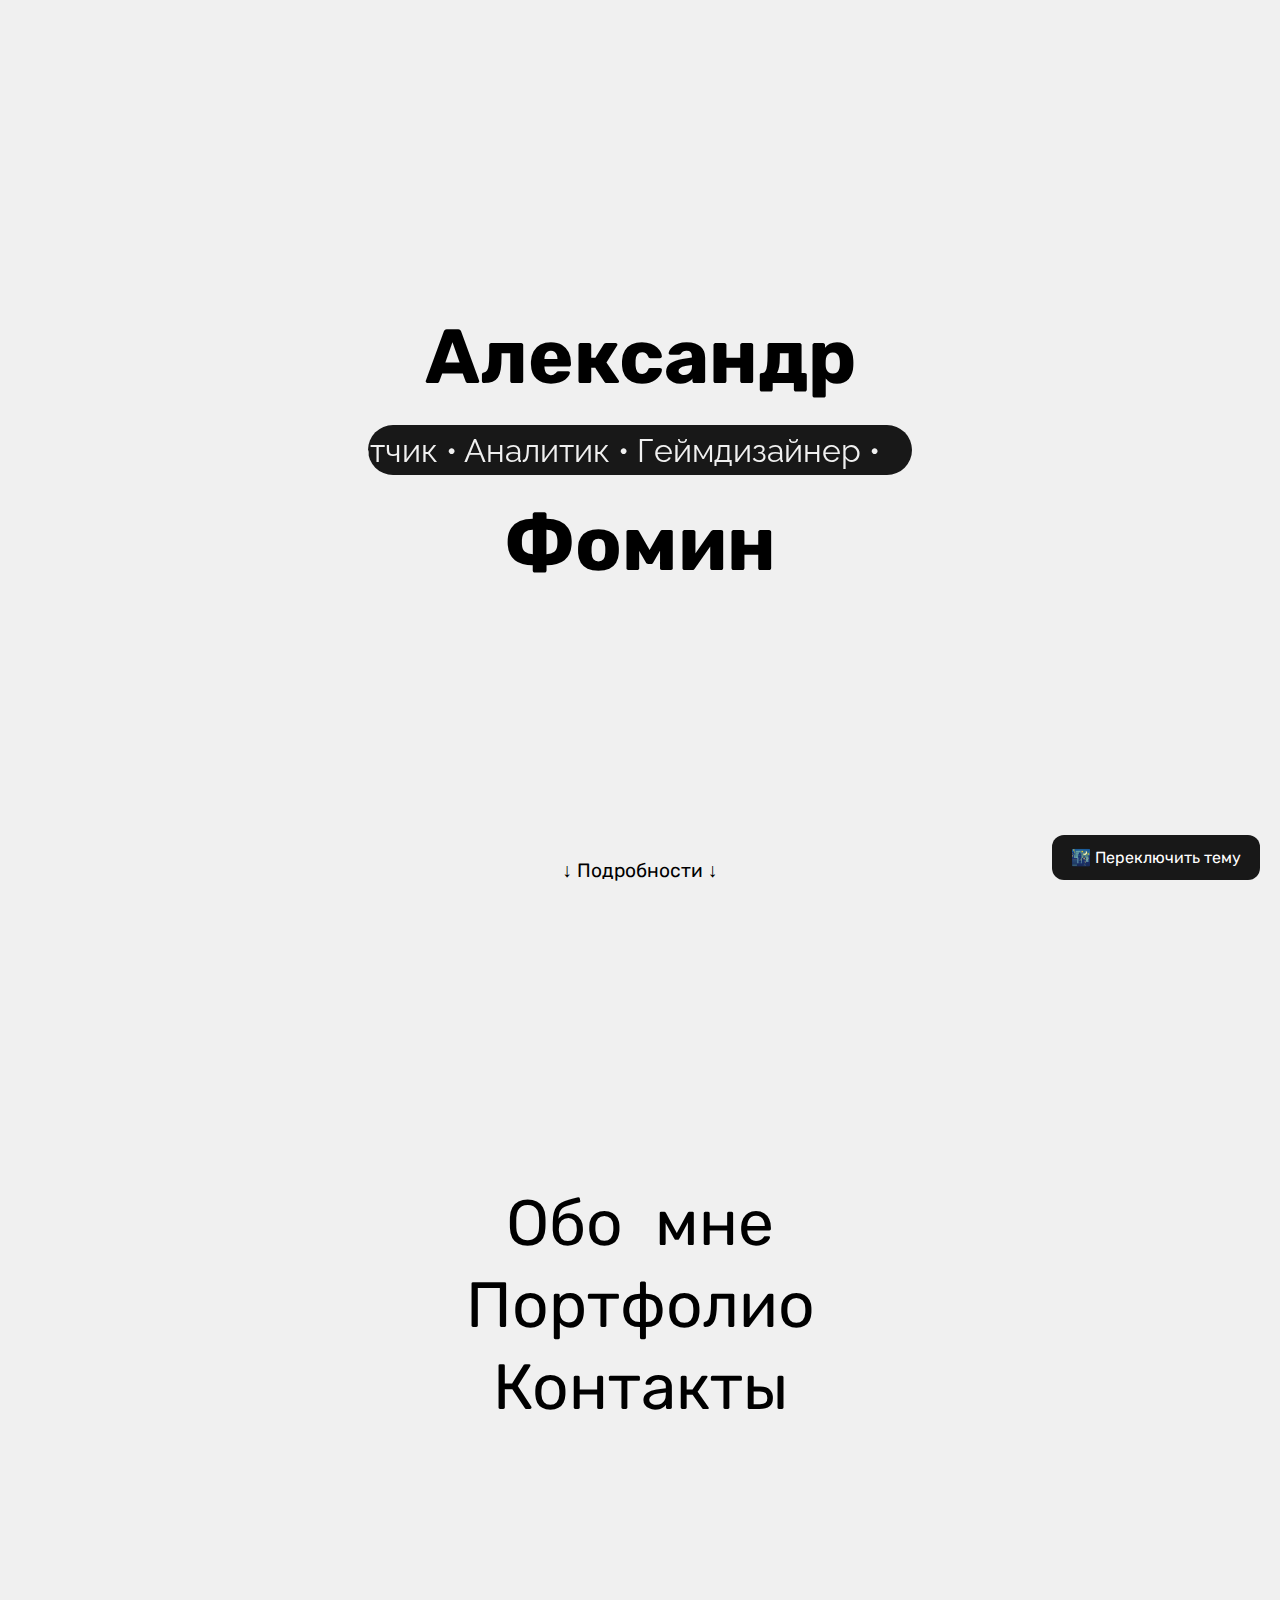
<file: index.html>
<!DOCTYPE html>
<html lang="ru" data-theme="light">
<head>
  <meta charset="UTF-8">
  <meta name="viewport" content="width=device-width, initial-scale=1">
  <title>Александр Фомин</title>
  <link href="https://fonts.googleapis.com/css2?family=Orbitron:wght@500&family=Roboto:wght@300;700&display=swap" rel="stylesheet">
  <link href="https://fonts.googleapis.com/css2?family=Bebas+Neue&family=Inter:wght@300;400;700&family=VT323&display=swap" rel="stylesheet">
  <link href="https://fonts.googleapis.com/css2?family=Montserrat:wght@400;700&family=Raleway:wght@400;600&family=Rubik:wght@400;700&display=swap&subset=cyrillic" rel="stylesheet">
  <link href="https://cdnjs.cloudflare.com/ajax/libs/font-awesome/6.5.0/css/all.min.css" rel="stylesheet">


  <link rel="stylesheet" href="style.css">
</head>
<body>
  <div class="mobile-warning">
    Извините, версия сайта для мобильных устройств ещё в разработке.
    Пожалуйста, воспользуйтесь Вашим ПК для просмотра.
    <img src="assets/tape.avif" alt="Лента 1" id="caution-tape1">
    <img src="assets/tape.avif" alt="Лента 2" id="caution-tape2">
  </div>
  <header class="hero">
    <h1 class="first-name">Александр</h1>
    <div class="marquee-wrapper">
      <div class="roles-marquee" id="marquee">
        <div class="marquee-text">Разработчик • Аналитик • Геймдизайнер •</div>
      </div>
    </div>
    <h1 class="last-name">Фомин</h1>
    <span class="Details">↓ Подробности ↓</span>
  </header>

  <nav class="main-nav">
    <ul>
      <li class="menu-button about-button close">
        <div class="about-inner">
          <span class="about-left">Обо</span>
          <div class="about-content hidden">
            <p>• Максимально мотивирован работать и вкладываться в дело. Всё, что умею - направлю на пользу команды и продукта, а всё, что не умею, готов изучить и начать делать.</p>
            <p>• Могу и люблю учиться новому, люблю помогать другим в том, в чём уже разбираюсь. Исполнительный. Не против рутины, но люблю креативные процессы, в которых требуется генерирование новых идей.</p>
            <p>• Отлично лажу с людьми, неконфликтный, хорошо чувствую настроение коллектива и ценю его правила хорошего тона.</p>
            <p>• Красный диплом по специальности Программная инженерия.</p>
          </div>
          <span class="about-right">мне</span>
        </div>
      </li>
      <li class="menu-button portfolio-button close">
        <span class="portfolio-label">Портфолио</span>
        <div class="portfolio-content hidden">
          <div class="portfolio-grid">
            <div class="portfolio-card" data-link="development.html">Разработка</div>
            <div class="portfolio-card" data-link="analytics.html">Аналитика (бизнес + системная)</div>
            <div class="portfolio-card" data-link="gamedev.html">Геймдев</div>
            <div class="portfolio-card" data-link="frontend.html">Frontend</div>
          </div>
        </div>
      </li>
      <li class="menu-button contacts-button close">
      <span class="contacts-label">Контакты</span>
      <div class="contacts-content hidden">
        <div class="contact-item email-item" onclick="copyEmail(event)">
          <i class="fas fa-envelope"></i>
          <div class="email-wrapper">
            <div class="copy-notice" id="copyNotice">Скопировано!</div>
            <p>Email: <span id="emailText" class="clickable-email">sanfom24@gmail.com</span></p>
          </div>
        </div>
        <div class="contact-item">
          <img src="assets/telegram-brands-solid.svg" alt="Telegram" class="contact-icon" id="telegram">
          <p>Telegram: <a href="https://t.me/iiiaiiiaf" target="_blank">@iiiaiiiaf</a></p>
        </div>
        <div class="contact-item">
          <img src="assets/whatsapp-svgrepo-com.svg" alt="WhatsApp" class="contact-icon">
          <p>WhatsApp: <a href="https://wa.me/79101414171?text=Здравствуйте!" target="_blank">Написать</a></p>
        </div>
      </div>
    </li>
    </ul>
  </nav>

  <main>
    <section id="about" class="collapsible">
      <h2>Обо мне</h2>
      <p>Краткая биография, навыки, интересы, образование и опыт работы.</p>
    </section>

    <section id="portfolio" class="collapsible">
      <h2>Портфолио</h2>
      <p>Работы и проекты...</p>
    </section>

    <section id="contact" class="collapsible">
      <h2>Контакты</h2>
      <p>Email: <a href="mailto:you@example.com">you@example.com</a></p>
      <p>Telegram: <a href="https://t.me/yourusername">@yourusername</a></p>
    </section>
  </main>

  <footer>
    <button id="toggle-theme" class="theme-toggle-button">🌃 Переключить тему</button>
  </footer>

  <script src="script.js"></script>
</body>
</html>
</file>
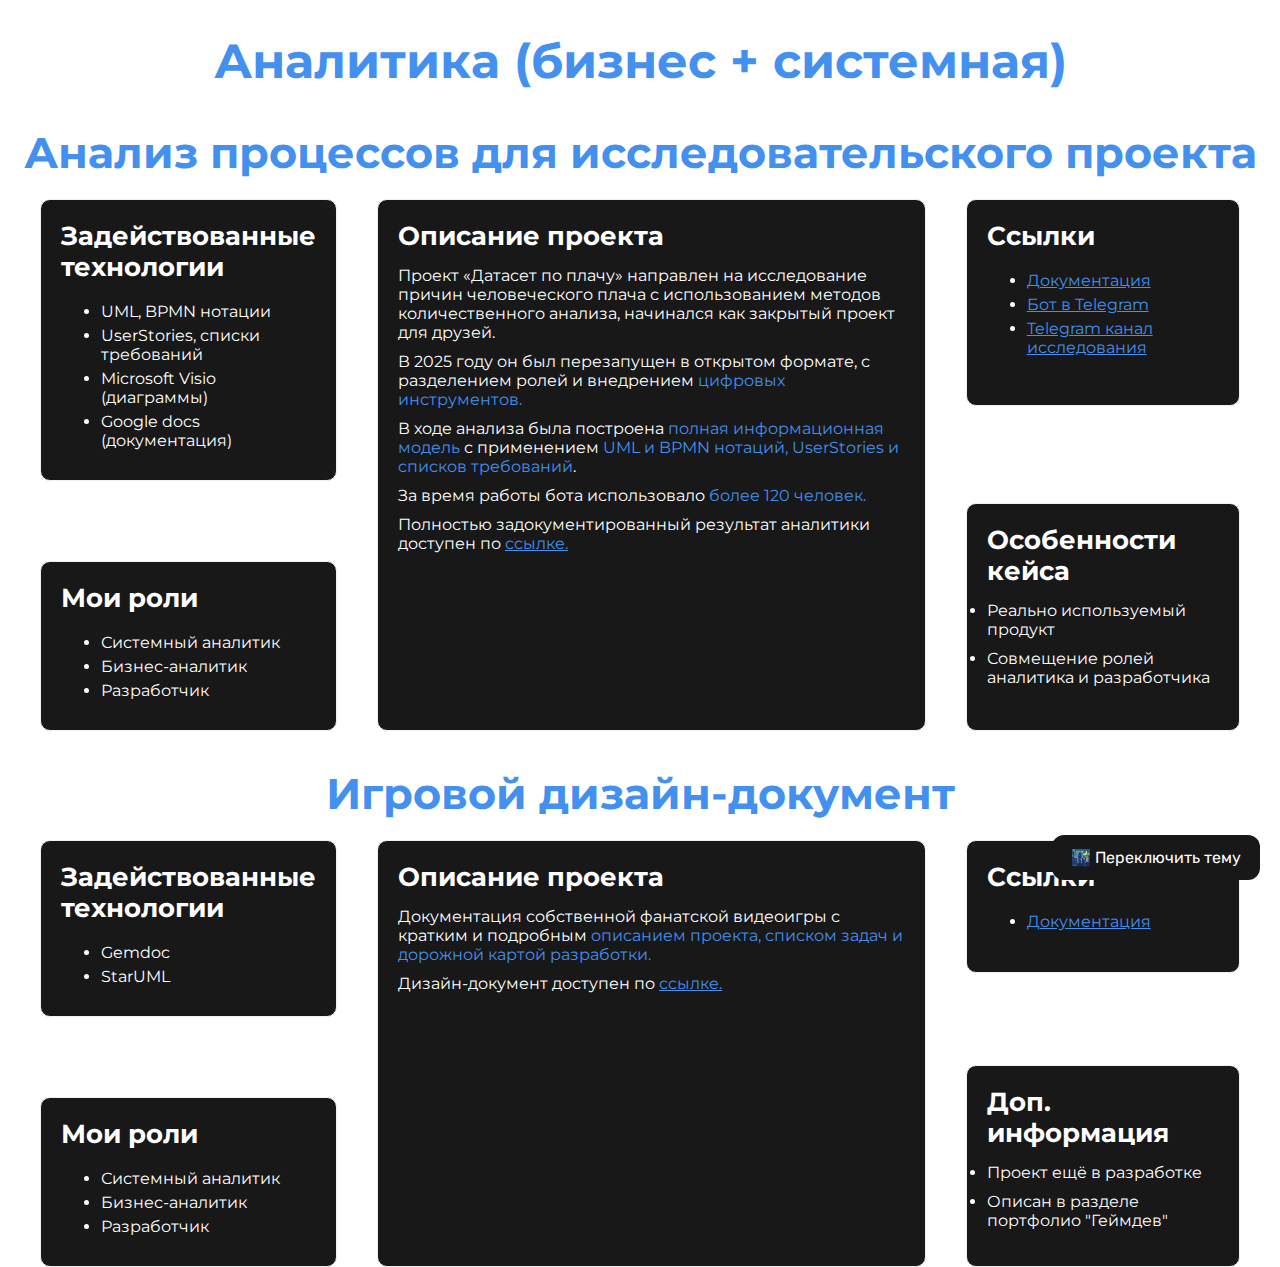
<file: analytics.html>
<!DOCTYPE html>
<html lang="ru">
<head>
  <meta charset="UTF-8" />
  <meta name="viewport" content="width=device-width, initial-scale=1.0"/>
  <title>Аналитика – Портфолио</title>
  <link rel="stylesheet" href="style_portfolio.css">
  <link rel="stylesheet" href="https://cdnjs.cloudflare.com/ajax/libs/font-awesome/6.5.0/css/all.min.css" />
  <link href="https://fonts.googleapis.com/css2?family=Orbitron:wght@500&family=Roboto:wght@300;700&display=swap" rel="stylesheet">
  <link href="https://fonts.googleapis.com/css2?family=Bebas+Neue&family=Inter:wght@300;400;700&family=VT323&display=swap" rel="stylesheet">
  <link href="https://fonts.googleapis.com/css2?family=Montserrat:wght@400;700&family=Raleway:wght@400;600&family=Rubik:wght@400;700&display=swap&subset=cyrillic" rel="stylesheet">
  <link href="https://cdnjs.cloudflare.com/ajax/libs/font-awesome/6.5.0/css/all.min.css" rel="stylesheet">
</head>
<body class="portfolio-page">
  <header class="portfolio-page-header">
    <h1 class="section-title">Аналитика (бизнес + системная)</h1>
  </header>
  <main class="projects-container">
    <!-- Проект 1 -->
    <section class="project-section">
      <h2 class="project-title">Анализ процессов для исследовательского проекта</h2>
      <div class="project-content">
        <div class="project-cards">
          <div class="project-card left1">
            <h3>Задействованные технологии</h3>
            <ul>
              <li>UML, BPMN нотации</li>
              <li>UserStories, списки требований</li>
              <li>Microsoft Visio (диаграммы)</li>
              <li>Google docs (документация)</li>
            </ul>
          </div>
          <div class="spacer"></div>
          <div class="project-card left2">
            <h3>Мои роли</h3>
            <ul>
              <li>Системный аналитик</li>
              <li>Бизнес-аналитик</li>
              <li>Разработчик</li>
            </ul>
          </div>
        </div>
        <div class="project-card center">
          <h3>Описание проекта</h3>
          <p>Проект «Датасет по плачу» направлен на исследование причин человеческого плача с использованием методов количественного анализа, начинался как закрытый проект для друзей.</p> 
          <p>В 2025 году он был перезапущен в открытом формате, с разделением ролей и внедрением <span class="accent-text">цифровых инструментов.</span></p>
          <p>В ходе анализа была построена <span class="accent-text">полная информационная модель</span> с применением <span class="accent-text">UML и BPMN нотаций, UserStories и списков требований</span>.</p>
          <p>За время работы бота использовало <span class="accent-text">более 120 человек.</span></p>
          <p>Полностью задокументированный результат аналитики доступен по <a class = "accent-text" href="https://clck.ru/3Mw3KW" target="_blank">ссылке.</a></p>

        </div>
        <div class="project-cards">
          <div class="project-card right1">
            <h3>Ссылки</h3>
            <ul>
              <li><a class="accent-text" href="https://clck.ru/3Mw3KW" target="_blank">Документация</a></li>
              <li><a class="accent-text" href="https://t.me/cry_data_bot" target="_blank">Бот в Telegram</a></li>
              <li><a class="accent-text" href="https://t.me/crying_data_news" target="_blank">Telegram канал исследования</a></li>
            </ul>
          </div>
          <div class="spacer"></div>
          <div class="project-card right2">
            <h3>Особенности кейса</span></h3>
            <li>Реально используемый продукт</li>
            <li>Совмещение ролей<br> аналитика и разработчика</li>
          </div>
        </div>
      </div>
    </section>
    <!-- Проект 2 -->
    <section class="project-section">
      <h2 class="project-title">Игровой дизайн-документ</h2>
      <div class="project-content">
        <div class="project-cards">
          <div class="project-card left1">
            <h3>Задействованные технологии</h3>
            <ul>
              <li>Gemdoc</li>
              <li>StarUML</li>
            </ul>
          </div>
          <div class="spacer"></div>
          <div class="project-card left2">
            <h3>Мои роли</h3>
            <ul>
              <li>Системный аналитик</li>
              <li>Бизнес-аналитик</li>
              <li>Разработчик</li>
            </ul>
          </div>
        </div>
        <div class="project-card center">
          <h3>Описание проекта</h3>
          <p>Документация собственной фанатской видеоигры с кратким и подробным <span class="accent-text">описанием проекта, списком задач и дорожной картой разработки.</span></p> 
          <p>Дизайн-документ доступен  по <a class = "accent-text" href="https://gemdoc.ru/doc/i6xd2iy2npt9" target="_blank">ссылке.</a></p>

        </div>
        <div class="project-cards">
          <div class="project-card right1">
            <h3>Ссылки</h3>
            <ul>
              <li><a class="accent-text" href="https://gemdoc.ru/doc/i6xd2iy2npt9" target="_blank">Документация</a></li>
            </ul>
          </div>
          <div class="spacer"></div>
          <div class="project-card right2">
            <h3>Доп. информация</span></h3>
            <li>Проект ещё в разработке</li>
            <li>Описан в разделе <br>портфолио "Геймдев"</li>
          </div>
        </div>
      </div>
    </section>
  </main>
  <footer>
    <button id="toggle-theme" class="theme-toggle-button">🌃 Переключить тему</button>
  </footer>

  <script src="script_portfolio.js"></script>
</body>

</html>
</file>
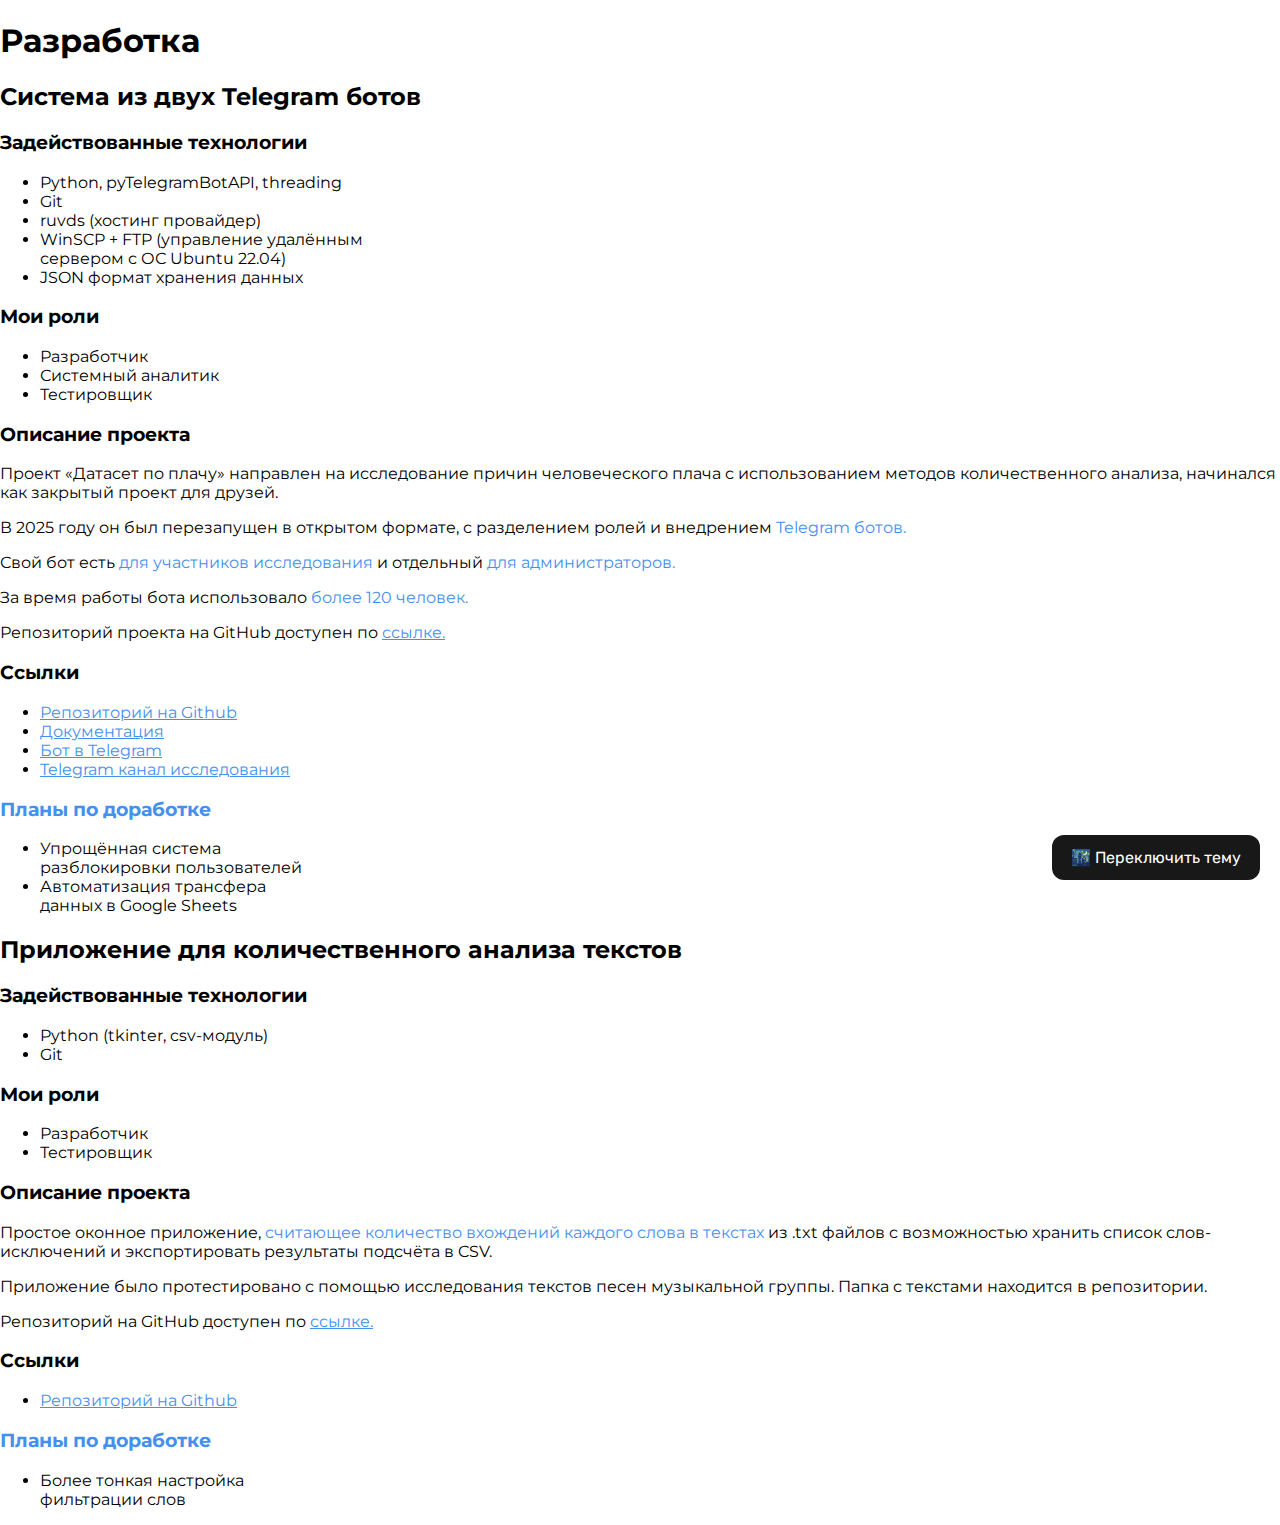
<file: development.html>
<!DOCTYPE html>
<html lang="ru">
<head>
  <meta charset="UTF-8" />
  <meta name="viewport" content="width=device-width, initial-scale=1.0"/>
  <title>Разработка – Портфолио</title>
  <link rel="stylesheet" href="style.css">
  <link rel="stylesheet" href="https://cdnjs.cloudflare.com/ajax/libs/font-awesome/6.5.0/css/all.min.css" />
  <link href="https://fonts.googleapis.com/css2?family=Orbitron:wght@500&family=Roboto:wght@300;700&display=swap" rel="stylesheet">
  <link href="https://fonts.googleapis.com/css2?family=Bebas+Neue&family=Inter:wght@300;400;700&family=VT323&display=swap" rel="stylesheet">
  <link href="https://fonts.googleapis.com/css2?family=Montserrat:wght@400;700&family=Raleway:wght@400;600&family=Rubik:wght@400;700&display=swap&subset=cyrillic" rel="stylesheet">
  <link href="https://cdnjs.cloudflare.com/ajax/libs/font-awesome/6.5.0/css/all.min.css" rel="stylesheet">
</head>
<body class="portfolio-page">
  <header class="portfolio-page-header">
    <h1 class="section-title">Разработка</h1>
  </header>
  <main class="projects-container">
    <!-- Проект 1 -->
    <section class="project-section">
      <h2 class="project-title">Система из двух Telegram ботов</h2>
      <div class="project-content">
        <div class="project-cards">
          <div class="project-card side">
            <h3>Задействованные технологии</h3>
            <ul>
              <li>Python, pyTelegramBotAPI, threading</li>
              <li>Git</li>
              <li>ruvds (хостинг провайдер)</li>
              <li>WinSCP + FTP (управление удалённым<br>сервером с ОС Ubuntu 22.04)</li>
              <li>JSON формат хранения данных</li>
            </ul>
          </div>
          <div class="project-card side">
            <h3>Мои роли</h3>
            <ul>
              <li>Разработчик</li>
              <li>Системный аналитик</li>
              <li>Тестировщик</li>
            </ul>
          </div>
        </div>
        <div class="project-card description">
          <h3>Описание проекта</h3>
          <p>Проект «Датасет по плачу» направлен на исследование причин человеческого плача с использованием методов количественного анализа, начинался как закрытый проект для друзей.</p> 
          <p>В 2025 году он был перезапущен в открытом формате, с разделением ролей и внедрением <span class="accent-text">Telegram ботов.</span></p>
          <p>Свой бот есть <span class="accent-text">для участников исследования</span> и отдельный <span class="accent-text">для администраторов.</span></p>
          <p>За время работы бота использовало <span class="accent-text">более 120 человек.</span></p>
          <p>Репозиторий проекта на GitHub доступен по <a class = "accent-text" href="https://github.com/shashaf/portfolio-web-site" target="_blank">ссылке.</a></p>

        </div>
        <div class="project-cards">
          <div class="project-card side">
            <h3>Ссылки</h3>
            <ul>
              <li><a class="accent-text" href="https://github.com/shashaf/portfolio-web-site" target="_blank">Репозиторий на Github</a></li>
              <li><a class="accent-text" href="https://clck.ru/3Mw3KW" target="_blank">Документация</a></li>
              <li><a class="accent-text" href="https://t.me/cry_data_bot" target="_blank">Бот в Telegram</a></li>
              <li><a class="accent-text" href="https://t.me/crying_data_news" target="_blank">Telegram канал исследования</a></li>
            </ul>
          </div>
          <div class="project-card side">
            <h3><span class="accent-text">Планы по доработке</span></h3>
            <ul>
              <li>Упрощённая система<br>разблокировки пользователей</li>
              <li>Автоматизация трансфера<br>данных в Google Sheets</li>
            </ul>
          </div>
        </div>
      </div>
    </section>
    <!-- Проект 2 -->
    <section class="project-section">
      <h2 class="project-title">Приложение для количественного анализа текстов</h2>
      <div class="project-content">
        <div class="project-cards">
          <div class="project-card side">
            <h3>Задействованные технологии</h3>
            <ul>
              <li>Python (tkinter, csv-модуль)</li>
              <li>Git</li>
            </ul>
          </div>
          <div class="project-card side">
            <h3>Мои роли</h3>
            <ul>
              <li>Разработчик</li>
              <li>Тестировщик</li>
            </ul>
          </div>
        </div>
        <div class="project-card description">
          <h3>Описание проекта</h3>
          <p>Простое оконное приложение, <span class="accent-text">считающее количество вхождений каждого слова в текстах</span> из .txt файлов с возможностью хранить список слов-исключений и экспортировать результаты подсчёта в CSV.</p>
          <p>Приложение было протестировано с помощью исследования текстов песен музыкальной группы. Папка с текстами находится в репозитории.</p>
          <p>Репозиторий на GitHub доступен по <a class = "accent-text" href="#" target="_blank">ссылке.</a></p>

        </div>
        <div class="project-cards">
          <div class="project-card side">
            <h3>Ссылки</h3>
            <ul>
              <li><a class="accent-text" href="#" target="_blank">Репозиторий на Github</a></li>
            </ul>
          </div>
          <div class="project-card side">
            <h3><span class="accent-text">Планы по доработке</span></h3>
            <ul>
              <li>Более тонкая настройка<br>фильтрации слов</li>
            </ul>
          </div>
        </div>
      </div>
    </section>
  </main>
  <footer>
    <button id="toggle-theme" class="theme-toggle-button">🌃 Переключить тему</button>
  </footer>

  <script src="script_portfolio.js"></script>
</body>

</html>
</file>
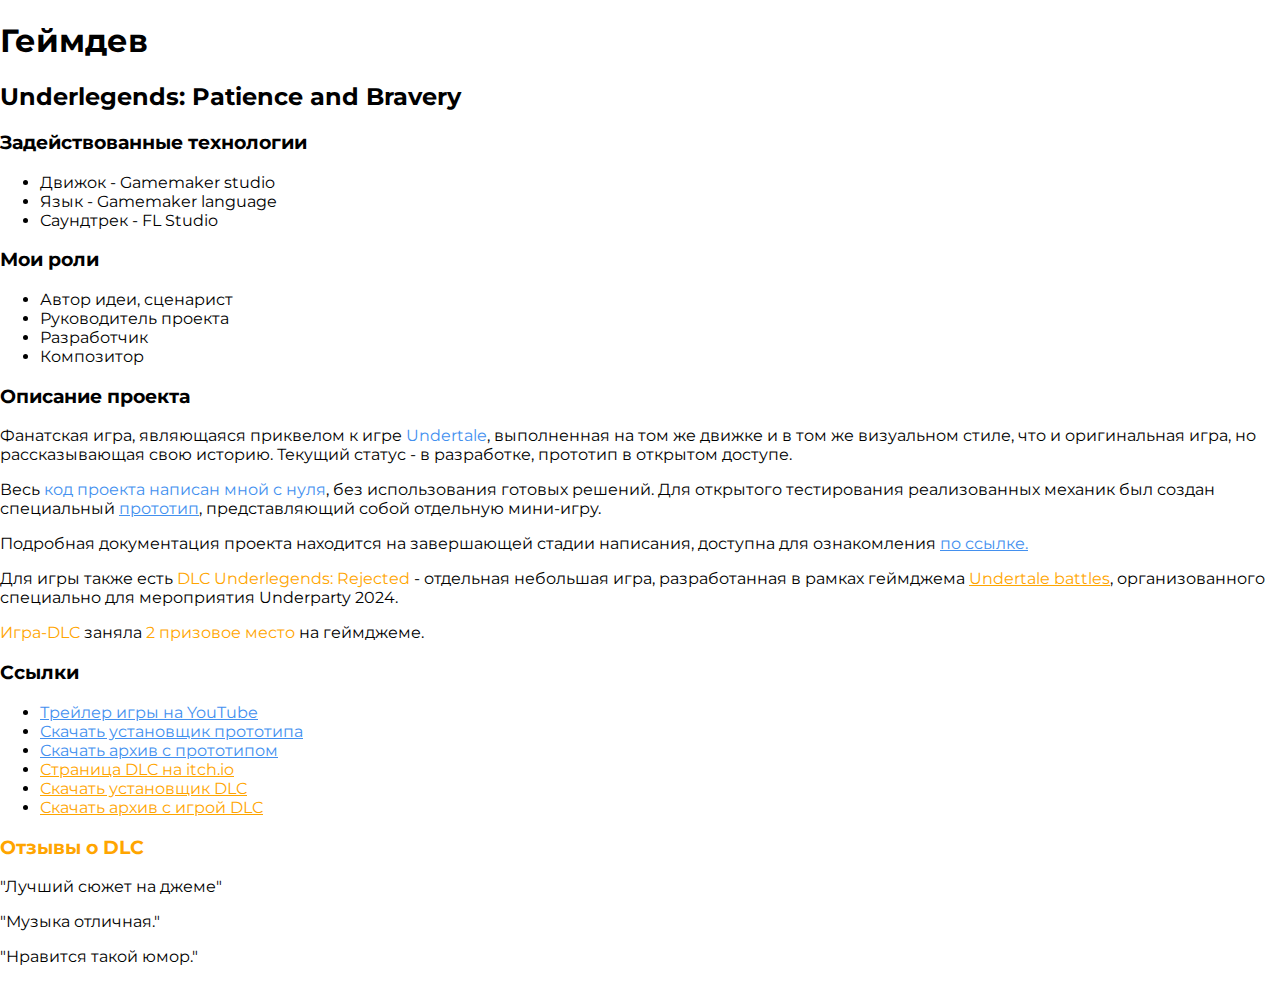
<file: gamedev.html>
<!DOCTYPE html>
<html lang="ru">
<head>
  <meta charset="UTF-8" />
  <meta name="viewport" content="width=device-width, initial-scale=1.0"/>
  <title>Геймдев – Портфолио</title>
  <link rel="stylesheet" href="style.css">
  <link rel="stylesheet" href="https://cdnjs.cloudflare.com/ajax/libs/font-awesome/6.5.0/css/all.min.css" />
  <link href="https://fonts.googleapis.com/css2?family=Orbitron:wght@500&family=Roboto:wght@300;700&display=swap" rel="stylesheet">
  <link href="https://fonts.googleapis.com/css2?family=Bebas+Neue&family=Inter:wght@300;400;700&family=VT323&display=swap" rel="stylesheet">
  <link href="https://fonts.googleapis.com/css2?family=Montserrat:wght@400;700&family=Raleway:wght@400;600&family=Rubik:wght@400;700&display=swap&subset=cyrillic" rel="stylesheet">
  <link href="https://cdnjs.cloudflare.com/ajax/libs/font-awesome/6.5.0/css/all.min.css" rel="stylesheet">
</head>
<body class="portfolio-page">
  <header class="gamedev-header">
    <h1 class="section-title">Геймдев</h1>
  </header>
  <main class="projects-container">
    <!-- Проект 1 -->
    <section class="project-section">
      <h2 class="project-title">Underlegends: Patience and Bravery</h2>
      <div class="project-content">
        <div class="project-cards">
          <div class="project-card side">
            <h3>Задействованные технологии</h3>
            <ul>
              <li>Движок - Gamemaker studio</li>
              <li>Язык - Gamemaker language</li>
              <li>Саундтрек - FL Studio</li>
            </ul>
          </div>
          <div class="project-card side">
            <h3>Мои роли</h3>
            <ul>
              <li>Автор идеи, сценарист</li>
              <li>Руководитель проекта</li>
              <li>Разработчик</li>
              <li>Композитор</li>
            </ul>
          </div>
        </div>
        <div class="project-card description">
          <h3>Описание проекта</h3>
          <p>Фанатская игра, являющаяся приквелом к игре <span class="accent-text">Undertale</span>, выполненная на том же движке и в том же визуальном стиле, что и оригинальная игра, 
            но рассказывающая свою историю. Текущий статус - в разработке, прототип в открытом доступе.</p>
          <p>Весь <span class="accent-text">код проекта написан мной с нуля</span>, без использования готовых решений. Для открытого тестирования реализованных механик был создан специальный
          <a class="accent-text" href="https://drive.google.com/drive/folders/1Bq-EjDWNU9fcnC1-sVWrCFzp9vd8I8PN?usp=drive_link">прототип</a>, представляющий собой отдельную мини-игру.</p>
          <p>Подробная документация проекта находится на завершающей стадии написания, доступна для ознакомления <a class="accent-text" href="https://gemdoc.ru/doc/lk7xswbid4ft">по ссылке.</a>
          <p>Для игры также есть <span class = "other-accent-text">DLC Underlegends: Rejected</span> - отдельная небольшая игра, разработанная в рамках геймджема <a class="other-accent-text" href="https://itch.io/jam/undertale-battles-game-jam">Undertale battles</a>, организованного 
          специально для мероприятия Underparty 2024.</p>
          <p><span class="other-accent-text">Игра-DLC</span> заняла <span class="other-accent-text">2 призовое место</span> на геймджеме.</p>
          <p></p>

        </div>
        <div class="project-cards">
          <div class="project-card side">
            <h3>Ссылки</h3>
            <ul>
              <li><a class="accent-text" href="https://youtu.be/jKQ0Tx_WFjE" target="_blank">Трейлер игры на YouTube</a></li>
              <li><a class="accent-text" href="https://drive.google.com/file/d/1Sy0DMvqFYj6AoRKwvr0s2OufJET5L-FJ/view?usp=sharing" target="_blank">Скачать установщик прототипа</a></li>
              <li><a class="accent-text" href="https://drive.google.com/file/d/1Z8AGwiiXYt5ggg7LwjWtj1Rn_odPpDyL/view?usp=drive_link" target="_blank">Скачать архив с прототипом</a></li>
              <li><a class="other-accent-text" href="https://shashaf.itch.io/underlegends-rejected" target="_blank">Страница DLC на itch.io</a></li>
              <li><a class="other-accent-text" href="https://drive.google.com/file/d/10vmFvCulAUANK5ki4V9LNwFZcGs6Wxrl/view?usp=drive_link" target="_blank">Скачать установщик DLC</a></li>
              <li><a class="other-accent-text" href="https://drive.google.com/file/d/1PYTjSbaEO86Ovloqoy5BxgiSRgiTH9V9/view?usp=drive_link" target="_blank">Скачать архив с игрой DLC</a></li>
            </ul>
          </div>
          <div class="project-card side">
            <h3><span class="other-accent-text">Отзывы о DLC</span></h3>
            <p>"Лучший сюжет на джеме"</p>
            <p>"Музыка отличная."</p>
            <p>"Нравится такой юмор."</p>
          </div>
        </div>
      </div>
    </section>
  </main>
</body>
</html>
</file>
<file: style.css>
:root {
  --bg-light: #f0f0f0;
  --bg-dark: #181818;
  --text-light: #000;
  --text-dark: #fff;
  --accent: #4390ef;
  --other-accent: #ffa500;
}

[data-theme="light"] {
  background-color: var(--bg-light);
  color: var(--text-light);
}

[data-theme="dark"] {
  background-color: var(--bg-dark);
  color: var(--text-dark);
}

body {
  margin: 0;
  font-family: 'Montserrat', sans-serif;
  transition: background-color 0.3s, color 0.3s;
}

header {
  position: relative;
}

a {
  color: var(--text-dark)
}

.accent-text {
  color: var(--accent)
}

.other-accent-text {
  color: var(--other-accent)
}

.hero {
  height: 100vh;
  display: flex;
  flex-direction: column;
  justify-content: center;
  align-items: center;
  text-align: center;
  background-color: var(--bg-light);
  color: var(--text-light);
  padding-top: 0;
  transition: background-color 0.3s, color 0.3s;
}

[data-theme="dark"] .hero {
  background-color: var(--bg-dark);
  color: var(--text-dark);
}

[data-theme="dark"] .portfolio-page {
  background-color: var(--bg-dark);
  color: var(--text-dark);
}

.first-name, .last-name {
  font-family: 'Rubik', sans-serif;
  font-size: 6vw;
  margin: 0.2em 0;
  background-color: transparent; /* чтоб не перекрывать .hero */
  color: inherit;
  transition: color 0.3s;
}

.marquee-wrapper {
  background-color: var(--bg-dark); /* всегда черный фон */
  color: var(--bg-light); /* текст — цвет фона, всегда светлый */
  transition: none; /* отключаем плавный переход цветов */
  padding: 0.4em 1em;
  border-radius: 9999px;
  overflow: hidden;
  margin: 0.5em 0;
  width: 40%;
  white-space: nowrap;
  position: relative;
}

.roles-marquee {
  display: flex;
  white-space: nowrap;
  will-change: transform;
}

.marquee-text {
  font-size: 2.5vw;
  font-family: 'Raleway', sans-serif;
  padding-right: 2em;
  white-space: nowrap;
  flex-shrink: 0;
}

.Details {
  position: absolute;
  bottom: 2vh; /* почти у нижней границы */
  left: 50%;
  transform: translateX(-50%);
  font-family: 'Rubik', sans-serif;
  font-size: 1.2rem;
  color: var(--text-light);
  opacity: 1;
  transition: opacity 0.5s ease;
  pointer-events: none;
  user-select: none;
}

.Details.hidden {
  opacity: 0;
}


/* Основное меню */

.main-nav {
  display: flex;
  flex-direction: column;
  align-items: center;
  height: 90vh; /* Можно подстроить, если надо */
  justify-content: center; /* Меню ближе к верху, центрируем вертикально */
  gap: 2rem; /* Добавим отступы между пунктами для воздушности */
}

/* Увеличиваем размер текста меню */

.main-nav ul {
  list-style: none;
  padding: 0;
  margin: 0;
}

.main-nav li {
  font-family: 'Rubik', sans-serif;
  font-size: 5vw; /* примерно 5% ширины экрана, увеличенный размер */
  font-weight: 400;
  cursor: pointer;
  user-select: none;
  transition: color 0.3s ease;
}

/* Можно оставить старый класс .menu-button, если он используется */

.menu-button {
  font-family: 'Rubik', sans-serif;
  font-size: 5vw; /* размер текста */
  padding: 0.5em 1em;
  background: none;
  border: none;
  cursor: pointer;
  position: relative;
  color: inherit;
  transition: color 0.3s ease;
  width: 100vw;          /* чтобы кнопка занимала всю ширину экрана */
  text-align: center;      /* чтобы текст оставался слева */
  box-sizing: border-box;
  user-select: none;
  margin-bottom: 2vh;
}

.menu-button:last-child {
  margin-bottom: 0;
}

/* Новый псевдоэлемент — фон подсветки */
.menu-button::before {
  content: "";
  position: absolute;
  top: 0; bottom: 0;
  left: 0; right: 0;
  background-color: var(--accent);
  opacity: 0;
  transition: opacity 0.9s ease;
  z-index: -1;  /* чтобы фон был под текстом */
  border-radius: 0; /* или поставь нужные радиусы, если надо */
}

/* При наведении показываем фон и меняем цвет текста */
.menu-button:hover::before {
  opacity: 1;
}

/* Цвет текста кнопок меню в светлой теме */
[data-theme="light"] .menu-button {
  color: var(--text-light);
}

/* Цвет текста кнопок меню в тёмной теме */
[data-theme="dark"] .menu-button {
  color: var(--text-dark);
}

.about-button {
  font-family: 'Rubik', sans-serif;
  display: flex;
  justify-content: center;
  align-items: center;
  height: 5vw;
  font-size: 5vw;
  font-weight: 400;
  color: var(--accent);
  cursor: pointer;
  transition: height 0.7s ease;
  overflow: hidden;
  user-select: none;
  width: 100vw;
  text-align: center;
}

.about-button::before {
  display: none !important;
}

.about-button:hover {
  background-color: var(--accent);
  color: var(--text-light);
}

.about-left,
.about-right {
  font-family: 'Rubik', sans-serif;
  font-weight: 400;
  transition: transform 0.5s ease;
  padding: 0 1rem;
  z-index: 1;
  opacity: 1;
}

.about-content {
  position: absolute;
  left: 50%;
  transform: translateX(-50%) scale(0.8); /* начальный масштаб 80% */
  background-color: black;
  color: white;
  font-family: 'Raleway', sans-serif;
  font-size: 1.2rem;
  line-height: 1.6;
  padding: 1.5rem;
  width: 40vw;
  max-width: 90vw;
  opacity: 0;
  pointer-events: none;
  transition: opacity 0.7s ease, transform 0.7s ease; /* плавное появление и масштаб */
  z-index: 1;
  border-radius: 2rem;
}

.about-button.open {
  height: 50vh;
  transition: height 0.5s;
}

.about-button.close {
  height: 5vh;
  transition: height 0.5s;
}

.about-inner {
  position: relative;
  height: 100%;
  display: flex;
  justify-content: center;
  align-items: center;
}

.about-button.open .about-left {
  transform: translateX(-22vw); /* левое слово отходит влево от центра */
}

.about-button.open .about-right {
  transform: translateX(22vw); /* правое — вправо */
}

.about-button.open .about-content {
  opacity: 1;
  pointer-events: auto;
  transform: translateX(-50%) scale(1); /* увеличивается до 100% */
}

.portfolio-button {
  font-family: 'Rubik', sans-serif;
  display: flex;
  align-items: center;
  justify-content: center;
  position: relative;
  height: 5vw;
  font-size: 5vw;
  font-weight: 400;
  color: var(--accent);
  cursor: pointer;
  user-select: none;
  width: 100vw;
  text-align: center;
  transition: height 0.5s ease;
}

.portfolio-button:hover {
  background-color: var(--accent);
  color: var(--text-light);
}

.portfolio-label {
  z-index: 2;
}

/* Плашка с карточками */
.portfolio-content {
  position: absolute;
  top: 50%;
  left: 50%;
  transform: translate(-50%, -20px);
  background-color: black;
  color: white;
  font-family: 'Raleway', sans-serif;
  padding: 1.5rem;
  width: 90vw;
  opacity: 0;
  pointer-events: none;
  transition: opacity 0.5s ease, transform 0.5s ease;
  border-radius: 2rem;
  z-index: 1;
}

.portfolio-button.open {
  height: 35vh;
  align-items: flex-start;
  transition: height 0.5s ease;
}

.portfolio-button.close {
  height: 5vw;
  align-items: center;
  transition: height 0.5s ease;
}

.portfolio-button.open .portfolio-content {
  opacity: 1;
  pointer-events: auto;
  transform: translate(-50%, 0);
}

/* Сетка карточек */
.portfolio-grid {
  display: grid;
  grid-template-columns: repeat(4, 1fr);
  gap: 1.2rem;
  margin-top: 1rem;
}

/* Карточка */
.portfolio-card {
  background-color: var(--accent);
  color: var(--text-light);
  border-radius: 1rem;
  padding: 1.5rem;
  font-size: 1.2rem;
  text-align: center;
  font-weight: bold;
  cursor: default;
  transition: transform 0.3s ease, background-color 0.3s ease;
}

.portfolio-card:hover {
  transform: scale(1.05);
  background-color: #333;
}

.contacts-button {
  font-family: 'Rubik', sans-serif;
  display: flex;
  align-items: center;
  justify-content: center;
  position: relative;
  height: 5vw;
  font-size: 5vw;
  font-weight: 400;
  color: var(--accent);
  cursor: pointer;
  
  user-select: none;
  width: 100vw;
  text-align: center;
  transition: height 0.5s ease;
}

.contacts-button:hover {
  background-color: var(--accent);
  color: var(--text-light);
}

.contacts-label {
  /*transition: transform 0.2s ease;*/
  z-index: 2;
}

.contact-item {
  display: flex;
  align-items: center;
  gap: 0.8rem;
}

.contact-icon {
  width: 1.4rem;
  height: 1.4rem;
  object-fit: contain;
  
}

#telegram {
  filter: brightness(0) saturate(100%) invert(60%) sepia(80%) saturate(600%) hue-rotate(180deg); /* для перекраски, опционально */
}

.email-wrapper {
  position: relative;
  display: flex;
  flex-direction: column;
}

.clickable-email {
  text-decoration: underline;
  cursor: pointer;
}

.copy-notice {
  position: absolute;
  top: -1.4rem;
  left: 0;
  background-color: var(--accent, #007bff);
  color: white;
  font-size: 0.8rem;
  padding: 0.2rem 0.6rem;
  border-radius: 0.4rem;
  opacity: 0;
  transition: opacity 0.3s ease;
  pointer-events: none;
  white-space: nowrap;
}

/* Контейнер с контактной информацией */
.contacts-content {
  position: absolute;
  top: 50%;
  left: 50%;
  transform: translate(-50%, -20px);
  background-color: black;
  color: white;
  font-family: 'Raleway', sans-serif;
  font-size: 1.2rem;
  line-height: 1.6;
  padding: 1.5rem;
  width: 20vw; /* ← ты можешь здесь подставить свою нужную ширину */
  max-width: 90vw;
  opacity: 0;
  pointer-events: none;
  transition: opacity 0.5s ease, transform 0.5s ease;
  border-radius: 2rem;
  z-index: 1;
}

.contacts-button.open {
  height: 35vh;
  align-items: flex-start;
  transition: height 0.5s, align-items 0.5s;
}

.contacts-button.close {
  height: 5vw;
  align-items: center;
  transition: height 0.5s, align-items 0.5s;
}

/* Показываем плашку */
.contacts-button.open .contacts-content {
  opacity: 1;
  pointer-events: auto;
  /*transform: translate(-50%, 0);*/
}


.theme-toggle-button {
  position: fixed;
  bottom: 20px;  /* отступ от низа */
  right: 20px;   /* отступ от правого края */
  z-index: 1000; /* поверх всего */
  background-color: var(--bg-dark);
  color: var(--text-dark);
  border: none;
  padding: 0.8em 1.2em;
  border-radius: 12px;
  cursor: pointer;
  font-family: 'Rubik', sans-serif;
  font-size: 1rem;
  transition: background-color 0.3s, color 0.3s;
}

.theme-toggle-button:hover {
  background-color: var(--accent);
  color: var(--text-light);
}

.collapsible {
  display: none !important;
}

/* По умолчанию сообщение скрыто */
.mobile-warning {
  display: none;
  background-color: #222;
  color: #fff;
  padding: 20px;
  text-align: center;
  font-size: 1.2em;
  line-height: 1.5;
}

.mobile-warning #caution-tape1 {
  position: absolute;
  left: 50%;  /* смещаем влево, чтобы перекрыть */
  bottom: -100px; /* немного ниже текста */
  width: 15%;    /* растягиваем, чтобы точно перекрыть */
  height: 900%;
  top: 100%;
  transform: rotate(45deg); /* диагональный поворот */
  opacity: 0.7;  /* полупрозрачность для стиля */
  pointer-events: none; /* чтобы не мешало кликам */
  z-index: -1;   /* чтобы было под текстом */
}

.mobile-warning #caution-tape2 {
  position: absolute;
  left: 50%;  /* смещаем влево, чтобы перекрыть */
  bottom: -100px; /* немного ниже текста */
  width: 15%;    /* растягиваем, чтобы точно перекрыть */
  height: 900%;
  top: 55%;
  transform: rotate(-30deg); /* диагональный поворот */
  opacity: 0.7;  /* полупрозрачность для стиля */
  pointer-events: none; /* чтобы не мешало кликам */
  z-index: -1;   /* чтобы было под текстом */
}

/* Поддержка на мобильных устройствах */
@media (max-width: 760px) {
  .mobile-warning {
    display: block;
    position: relative;
    z-index: 10;
  }

  /* Скрываем основной контент */
  header,
  nav,
  main,
  footer {
    display: none !important;
  }
}
</file>
<file: style_portfolio.css>
:root {
  --bg-light: #f0f0f0;
  --bg-dark: #181818;
  --text-light: #000;
  --text-dark: #fff;
  --accent: #4390ef;
  --other-accent: #ffa500;
}

[data-theme="light"] {
  background-color: var(--bg-light);
  color: var(--text-light);
}

[data-theme="dark"] {
  background-color: var(--bg-dark);
  color: var(--text-dark);
}

body {
  margin: 0;
  font-family: 'Montserrat', sans-serif;
  transition: background-color 0.3s, color 0.3s;
  font-size: 1.5rem; /* Было 1rem по умолчанию, теперь в 2 раза больше */

}

header {
  position: relative;
}

a {
  color: var(--text-dark)
}

.accent-text {
  color: var(--accent)
}

.other-accent-text {
  color: var(--other-accent)
}


[data-theme="dark"] .portfolio-page {
  background-color: var(--bg-dark);
  color: var(--text-dark);
}


.theme-toggle-button {
  position: fixed;
  bottom: 20px;  /* отступ от низа */
  right: 20px;   /* отступ от правого края */
  z-index: 1000; /* поверх всего */
  background-color: var(--bg-dark);
  color: var(--text-dark);
  border: none;
  padding: 0.8em 1.2em;
  border-radius: 12px;
  cursor: pointer;
  font-family: 'Rubik', sans-serif;
  font-size: 1rem;
  transition: background-color 0.3s, color 0.3s;
}

.theme-toggle-button:hover {
  background-color: var(--accent);
  color: var(--text-light);
}

.collapsible {
  display: none !important;
}

/*Страницы с портфолио*/

.section-title {
  color: var(--accent);
  text-align: center; /* Добавлено */
}

/* Заголовок проекта */
.project-title {
  font-size: 1.8em;
  margin-bottom: 20px;
  color: var(--accent);
  text-align: center;
}

/* Контейнер секции */
.project-content {
  display: grid;
  grid-template-columns: 1fr 2fr 1fr; /* Боковые карточки: 1, центр: 2 */
  gap: 40px; /* Отступ между колонками */
  align-items: stretch; /* Растягивает все колонки по высоте */
  padding: 0 40px;
}

/* Левая и правая колонка: по 2 карточки вертикально */
.project-cards {
  display: grid;
  grid-template-rows: auto 1 fr auto;
  gap: 40px;
  height: 100%;
}

.spacer {
  /*flex-grow: 1;*/
  background: none;
}


/* Центральная карточка занимает всю высоту */
.project-card.center {
  display: flex;
  flex-direction: column;
  /*justify-content: space-between*/;
  padding: 20px;
  background-color: var(--bg-dark);
  border: 1px solid var(--bg-light);
  border-radius: 10px;
  color: var(--text-dark)
}

/* Универсальные стили для карточек */
.project-card {
  padding: 20px;
  background-color: var(--bg-dark);
  border: 1px solid var(--bg-light);
  border-radius: 10px;
  color: var(--text-dark);
  display: flex;
  flex-direction: column;
  /*justify-content: space-between*/;
  font-size: clamp(1rem, 1.2vw, 1.5rem)
}

/* Чтобы не слипались тексты и блоки */
.project-card h3 {
  margin-top: 0;
  margin-bottom: 10px;
  font-size: clamp(1.2rem, 2vw, 2rem)
}

.project-card p,
.project-card ul,
.project-card li {
  margin: 5px 0;
}



/* Адаптивность пока не затрагиваем, но обеспечим минимум */
@media (min-width: 800px) {
  .project-content {
    grid-template-columns: 1fr 2fr 1fr;
  }
}

@media (max-width: 799px) {
  .project-content {
    display: block;
  }

  .project-cards {
    display: block;
  }

  .project-card.center {
    margin-top: 20px;
    margin-bottom: 20px;
  }
}


/*Галерея*/

.gallery-container {
  position: relative;
  width: 80%;
  max-width: 800px;
  margin: 40px auto;
  overflow: hidden;
  border-radius: 10px;
  box-shadow: 0 4px 12px rgba(0, 0, 0, 0.3);
}

.gallery-slider {
  display: flex;
  transition: transform 0.6s ease-in-out;
}

.gallery-slider img {
  width: 100%;
  flex-shrink: 0;
  object-fit: cover;
}

.gallery-button {
  position: absolute;
  top: 50%;
  transform: translateY(-50%);
  background-color: rgba(0,0,0,0.5);
  color: white;
  border: none;
  padding: 10px 15px;
  cursor: pointer;
  font-size: 24px;
  border-radius: 50%;
  user-select: none;
  transition: background-color 0.3s ease;
}

.gallery-button:hover {
  background-color: rgba(0,0,0,0.8);
}

.gallery-button.prev { left: 10px; }
.gallery-button.next { right: 10px; }
</file>
